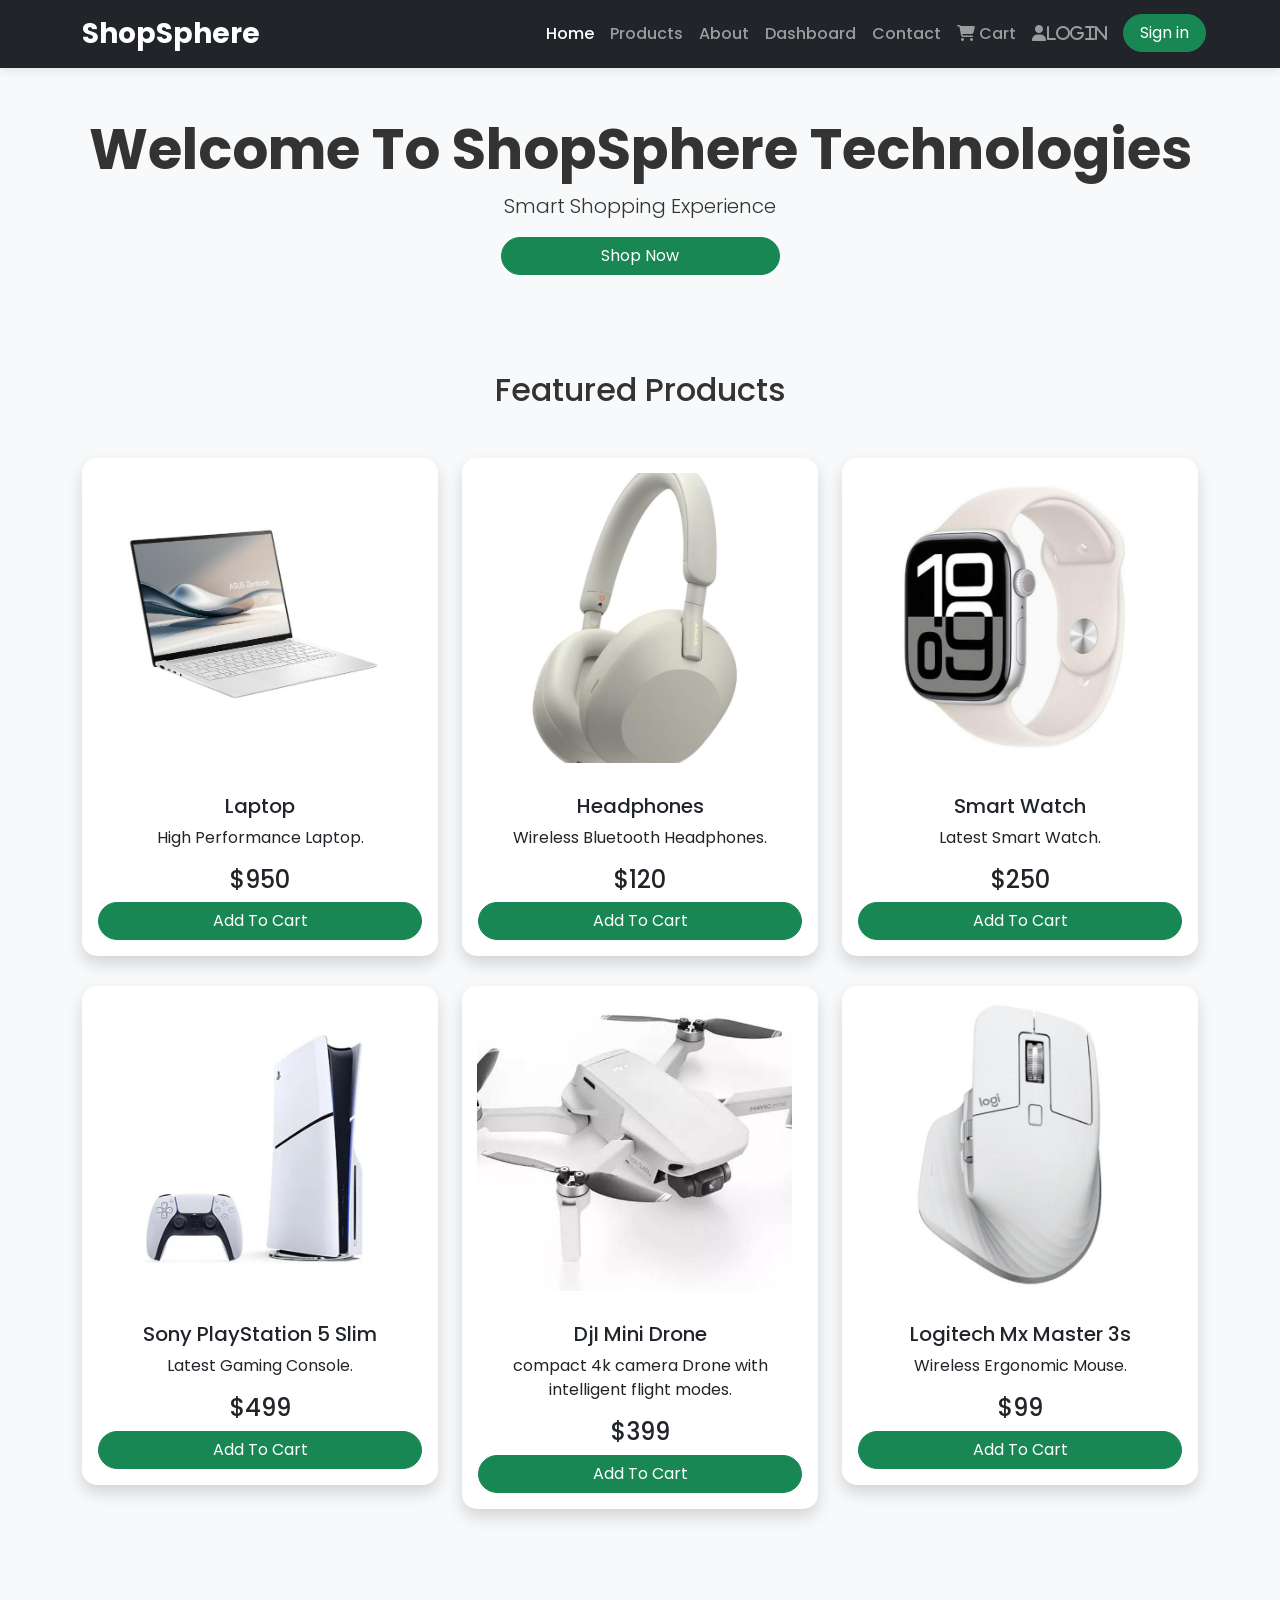
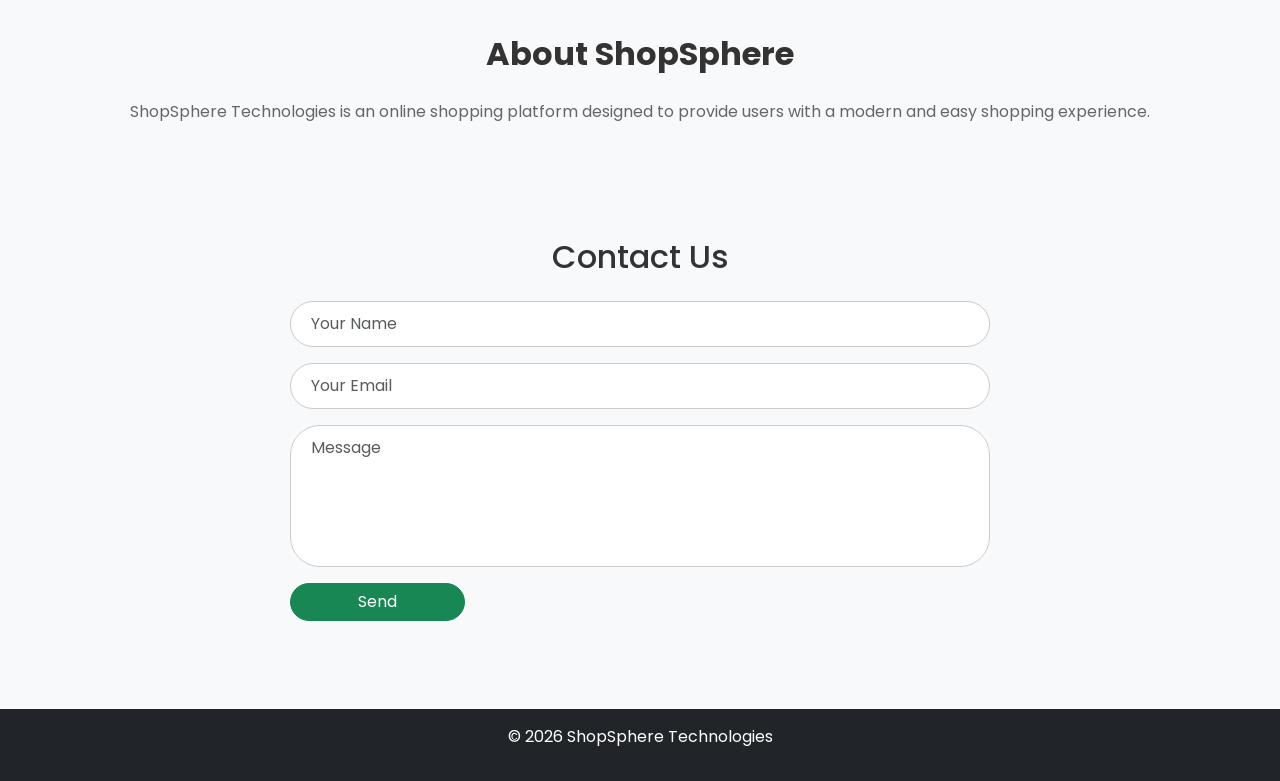
<file: index.html>
<!DOCTYPE html>
<html lang="en">

<head>
    <meta charset="UTF-8">
    <meta name="viewport" content="width=device-width, initial-scale=1.0">

    <title>ShopSphere Technologies</title>
    <link href="https://cdn.jsdelivr.net/npm/bootstrap@5.3.3/dist/css/bootstrap.min.css" rel="stylesheet">
    <link rel="stylesheet" href="ShopSphere.css">
    <link rel="stylesheet"
        href="https://cdnjs.cloudflare.com/ajax/libs/font-awesome/6.5.2/css/all.min.css">
</head>

<body>

    
    <nav class="navbar navbar-expand-lg navbar-dark bg-dark sticky-top">
        <div class="container">

            <a class="navbar-brand fw-bold" href="#">
                ShopSphere
            </a>

            <button class="navbar-toggler" type="button" data-bs-toggle="collapse"
                data-bs-target="#navbarNav">

                <span class="navbar-toggler-icon"></span>

            </button>

            <div class="collapse navbar-collapse" id="navbarNav">

                <ul class="navbar-nav ms-auto">

                    <li class="nav-item">
                        <a class="nav-link active" href="#">Home</a>
                    </li>

                    <li class="nav-item">
                        <a class="nav-link" href="#products">Products</a>
                    </li>

                    <li class="nav-item">
                        <a class="nav-link" href="#about">About</a>
                    </li>
                    <li class="nav-item">
                        <a class="nav-link" href="dashboard.html">Dashboard</a>
                    </li>

                    <li class="nav-item">
                        <a class="nav-link" href="#contact">Contact</a>
                    </li>

                    <li class="nav-item">
                        <a class="nav-link" href="#">
                            <i class="fa-solid fa-cart-shopping"></i>
                            Cart
                        </a>
                    </li>
                    <li class="nav-item">
                        <a class="nav-link" href="login.html">
                            <i class="fa-solid fa-user">Login</i>
                        </a>
                    </li>
                    <li class="nav-item">
                        <a class="btn btn-success ms-2" href="Signin.html">Sign in</a>
                    </li>

                </ul>

            </div>

        </div>
    </nav>


    <section class="bg-light text-center p-5">

        <div class="container">

            <h1 class="display-4 fw-bold">
                Welcome To ShopSphere Technologies
            </h1>

            <p class="lead">
                Smart Shopping Experience
            </p>

            <button class="btn btn-success w-25">
                Shop Now
            </button>
        
        </div>

    </section>

    

    <section id="products" class="container py-5">

        <h2 class="text-center mb-5">
            Featured Products
        </h2>

        <div class="row">

            <div class="col-md-4">

                <div class="card shadow">

                    <img src="images/WhatsApp Image 2026-08-06 at 2.47.28 AM.jpeg" class="card-img-top">

                    <div class="card-body">

                        <h5>Laptop</h5>

                        <p>High Performance Laptop.</p>

                        <h4>$950</h4>

                        <button class="btn btn-success w-100"
                        onclick="addToCart(2, 'Wireless Headphones',85)">
                            Add To Cart
                        </button>

                    </div>

                </div>

            </div>

            <div class="col-md-4">

                <div class="card shadow">

                    <img src="images/WhatsApp Image 2026-08-06 at 2.47.18 AM.jpeg" class="card-img-top">

                    <div class="card-body">

                        <h5>Headphones</h5>

                        <p>Wireless Bluetooth Headphones.</p>

                        <h4>$120</h4>

                        <button class="btn btn-success w-100">
                            Add To Cart
                        </button>

                    </div>

                </div>

            </div>
            

            <div class="col-md-4">

                <div class="card shadow">

                    <img src="images/WhatsApp Image 2026-08-06 at 8.04.33 AM.jpeg" class="card-img-top">

                    <div class="card-body">

                        <h5>Smart Watch</h5>

                        <p>Latest Smart Watch.</p>

                        <h4>$250</h4>

                        <button class="btn btn-success w-100">
                            Add To Cart
                        </button>

                    </div>

                </div>

            </div>

        
        <div class="col-md-4">

                <div class="card shadow">

                    <img src="images/WhatsApp Image 2026-08-06 at 8.03.09 AM.jpeg" class="card-img-top">

                    <div class="card-body">

                        <h5>Sony PlayStation 5 Slim</h5>

                        <p>Latest Gaming Console.</p>

                        <h4>$499</h4>

                        <button class="btn btn-success w-100">
                            Add To Cart
                        </button>

                    </div>

                </div>

            </div>

        <div class="col-md-4">

                <div class="card shadow">

                    <img src="images/WhatsApp Image 2026-08-06 at 2.47.08 AM.jpeg" class="card-img-top">

                    <div class="card-body">

                        <h5>DjI Mini Drone</h5>

                        <p>compact 4k camera Drone with intelligent flight modes.</p>

                        <h4>$399</h4>

                        <button class="btn btn-success w-100">
                            Add To Cart
                        </button>

                    </div>

                </div>

            </div>
                    <div class="col-md-4">

                <div class="card shadow">

                    <img src="images/WhatsApp Image 2026-08-06 at 2.47.04 AM.jpeg" class="card-img-top">

                    <div class="card-body">

                        <h5>Logitech Mx Master 3s</h5>

                        <p>Wireless Ergonomic Mouse.</p>

                        <h4>$99</h4>

                        <button class="btn btn-success w-100">
                            Add To Cart
                        </button>

                    </div>

                </div>

            </div>

        </div>


        

    </section>

    <section id="about" class="bg-light py-5">

        <div class="container">

            <h2 class="text-center mb-4">
                About ShopSphere
            </h2>

            <p class="text-center">
                ShopSphere Technologies is an online shopping platform
                designed to provide users with a modern and easy shopping
                experience.
            </p>

        </div>

    </section>

    
    <section id="contact" class="container py-5">

        <h2 class="text-center mb-4">
            Contact Us
        </h2>

        <form>

            <div class="mb-3">

                <input type="text"
                    class="form-control"
                    placeholder="Your Name">

            </div>

            <div class="mb-3">

                <input type="email"
                    class="form-control"
                    placeholder="Your Email">

            </div>

            <div class="mb-3">

                <textarea
                    class="form-control"
                    rows="5"
                    placeholder="Message"></textarea>

            </div>

            <button class="btn btn-success w-25" type="submit">
                Send
            </button>

        </form>

    </section>

    
    <footer class="bg-dark text-white text-center p-3">

        <p>
            © 2026 ShopSphere Technologies
        </p>

    </footer>

    <script src="https://cdn.jsdelivr.net/npm/bootstrap@5.3.3/dist/js/bootstrap.bundle.min.js"></script>

    <script src="ShopSphere.js"></script>

</body>

</html>
</file>
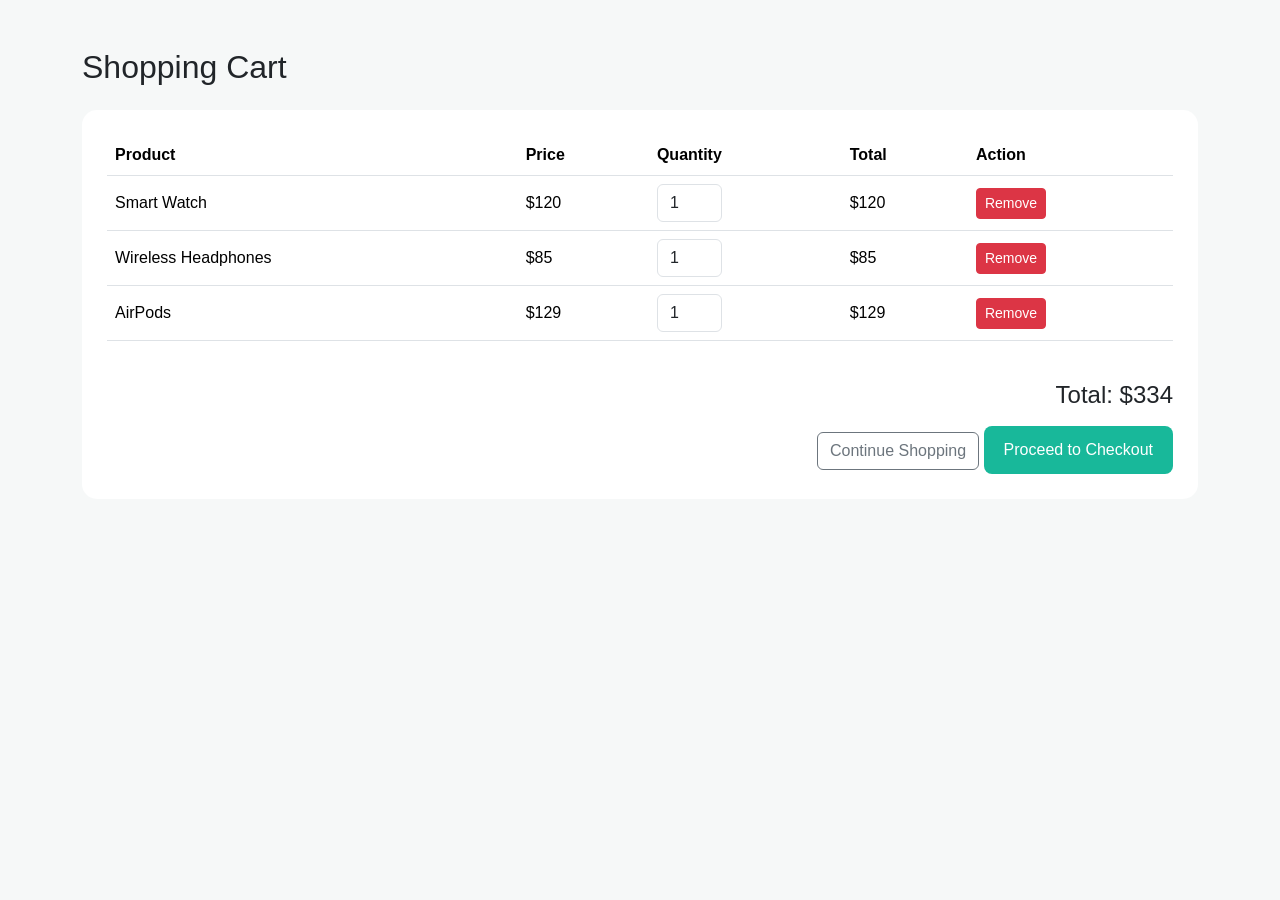
<file: cart.html>
<!DOCTYPE html>
<html lang="en">
<head>
    <meta charset="UTF-8">
    <meta name="viewport" content="width=device-width, initial-scale=1.0">
    <title>ShopSphere | Cart</title>

    <link href="https://cdn.jsdelivr.net/npm/bootstrap@5.3.3/dist/css/bootstrap.min.css" rel="stylesheet">

    <style>
        :root {
            --green: #18b89a;
        }

        body {
            background: #f6f8f8;
            font-family: Arial, sans-serif;
        }

        .cart-box {
            background: white;
            padding: 25px;
            border-radius: 15px;
        }

        .green-btn {
            background: var(--green);
            color: white;
            border: none;
            padding: 12px 20px;
            border-radius: 8px;
            text-decoration: none;
        }

        .green-btn:hover {
            background: #119b82;
            color: white;
        }

        .quantity {
            width: 65px;
        }
    </style>
</head>

<body>

<div class="container py-5">

    <h2 class="mb-4">Shopping Cart</h2>

    <div class="cart-box">

        <div class="table-responsive">
            <table class="table align-middle">
                <thead>
                    <tr>
                        <th>Product</th>
                        <th>Price</th>
                        <th>Quantity</th>
                        <th>Total</th>
                        <th>Action</th>
                    </tr>
                </thead>

                <tbody id="cartItems"></tbody>
            </table>
        </div>

        <h4 class="text-end mt-4">
            Total: $<span id="grandTotal">0</span>
        </h4>

        <div class="text-end mt-3">
            <a href="index.html" class="btn btn-outline-secondary">
                Continue Shopping
            </a>

            <a href="checkout.html" class="green-btn" id="checkoutBtn">
                Proceed to Checkout
            </a>
        </div>

        <p id="emptyMessage" class="text-center text-muted mt-3"
           style="display:none;">
            Your cart is empty. Start shopping!
        </p>

    </div>

</div>

<script>
    // Demo products
    let cart = [
        { id: 1, name: "Smart Watch", price: 120, quantity: 1 },
        { id: 2, name: "Wireless Headphones", price: 85, quantity: 1 },
        { id: 3, name: "AirPods", price: 129, quantity: 1 }
    ];

    function displayCart() {
        const cartItems = document.getElementById("cartItems");
        cartItems.innerHTML = "";

        let total = 0;

        cart.forEach((item, index) => {
            let itemTotal = item.price * item.quantity;
            total += itemTotal;

            cartItems.innerHTML += `
                <tr>
                    <td>${item.name}</td>
                    <td>$${item.price}</td>
                    <td>
                        <input type="number" min="1"
                            value="${item.quantity}"
                            class="form-control quantity"
                            onchange="updateQuantity(${index}, this.value)">
                    </td>
                    <td>$${itemTotal}</td>
                    <td>
                        <button class="btn btn-danger btn-sm"
                            onclick="removeItem(${index})">
                            Remove
                        </button>
                    </td>
                </tr>
            `;
        });

        document.getElementById("grandTotal").textContent = total;

        document.getElementById("emptyMessage").style.display =
            cart.length === 0 ? "block" : "none";

        document.getElementById("checkoutBtn").style.display =
            cart.length === 0 ? "none" : "inline-block";
    }

    function updateQuantity(index, value) {
        let quantity = parseInt(value);

        if (quantity < 1 || isNaN(quantity)) {
            quantity = 1;
        }

        cart[index].quantity = quantity;
        displayCart();
    }

    function removeItem(index) {
        cart.splice(index, 1);
        displayCart();
    }

    displayCart();
    </script>
    </body>
    </html>
</file>
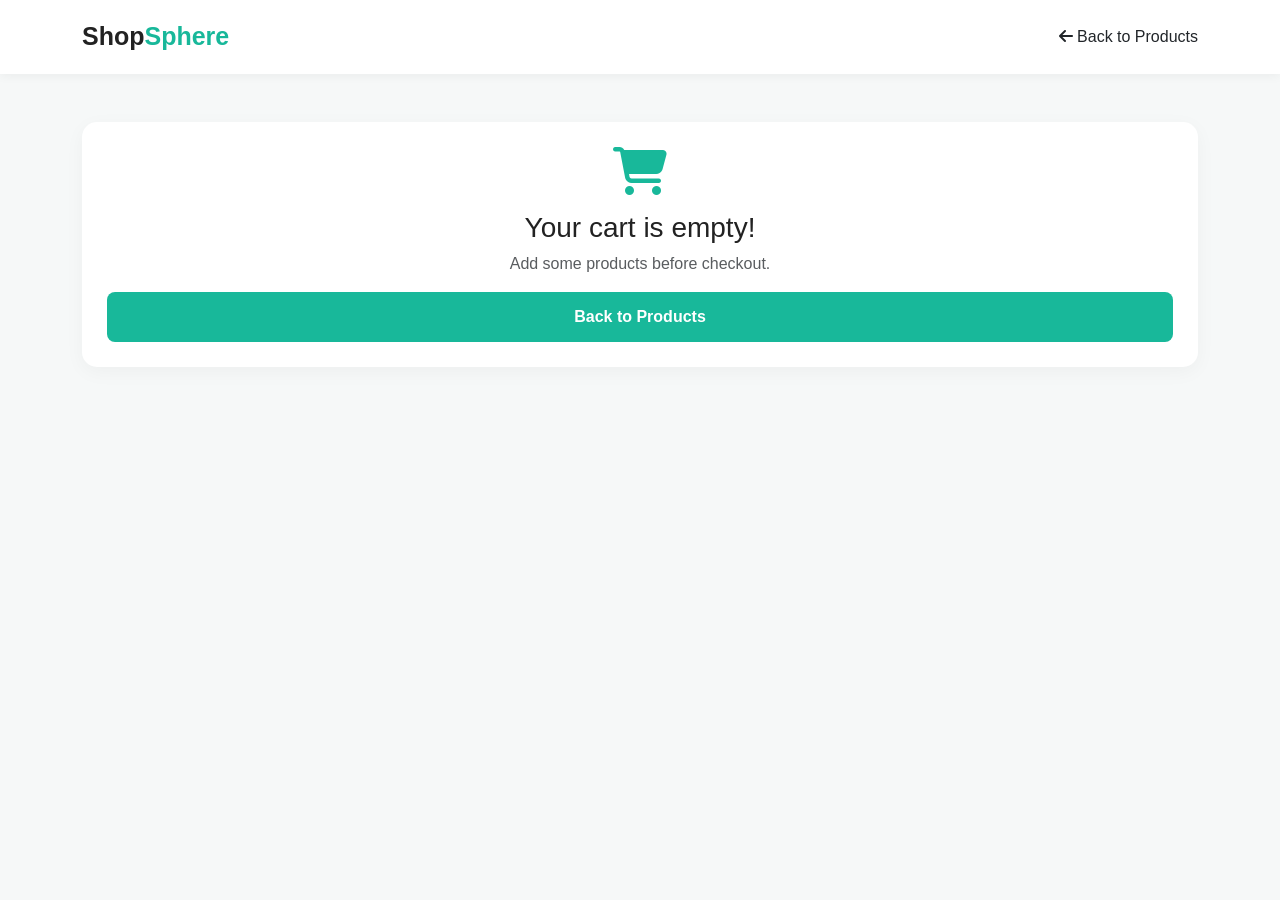
<file: checkout.html>
<!DOCTYPE html>
<html lang="en">

<head>
    <meta charset="UTF-8">
    <meta name="viewport" content="width=device-width, initial-scale=1.0">

    <title>ShopSphere | Checkout</title>

    <link href="https://cdn.jsdelivr.net/npm/bootstrap@5.3.3/dist/css/bootstrap.min.css"
          rel="stylesheet">

    <link rel="stylesheet"
          href="https://cdnjs.cloudflare.com/ajax/libs/font-awesome/6.5.2/css/all.min.css">

    <style>

        :root {
            --green: #18b89a;
            --light: #f6f8f8;
            --dark: #222;
        }

        * {
            box-sizing: border-box;
        }

        body {
            background: var(--light);
            font-family: Arial, sans-serif;
            color: var(--dark);
        }

        

        .navbar {
            background: white;
            padding: 18px 0;
            box-shadow: 0 2px 10px rgba(0,0,0,.05);
        }

        .logo {
            font-size: 25px;
            font-weight: bold;
            color: #222;
            text-decoration: none;
        }

        .logo span {
            color: var(--green);
        }

        .navbar a:not(.logo):hover {
            color: var(--green) !important;
        }

        
        .checkout-title {
            font-weight: bold;
        }

        .checkout-box {
            background: white;
            padding: 25px;
            border-radius: 15px;
            box-shadow: 0 5px 20px rgba(0,0,0,.04);
            margin-bottom: 25px;
        }

        .section-title {
            font-size: 20px;
            font-weight: bold;
            margin-bottom: 20px;
        }

        

        .form-control {
            padding: 12px;
            border-radius: 8px;
            border: 1px solid #ddd;
        }

        .form-control:focus {
            border-color: var(--green);
            box-shadow: 0 0 0 .2rem rgba(24,184,154,.15);
        }

    

        .payment-option {
            display: block;
            border: 1.5px solid #e5e7eb;
            border-radius: 14px;
            padding: 18px;
            margin-bottom: 14px;
            cursor: pointer;
            transition: all .3s ease;
            background: #fff;
        }

        .payment-option:hover {
            border-color: var(--green);
            transform: translateY(-2px);
            box-shadow: 0 5px 15px rgba(24,184,154,.10);
        }

        .payment-option:has(input:checked) {
            border: 2px solid var(--green);
            background: rgba(24,184,154,.06);
            box-shadow: 0 4px 15px rgba(24,184,154,.12);
        }

        .payment-content {
            display: flex;
            align-items: center;
            gap: 14px;
        }

        .payment-option input {
            accent-color: var(--green);
            width: 18px;
            height: 18px;
            cursor: pointer;
            flex-shrink: 0;
        }

        .payment-icons {
            display: flex;
            align-items: center;
            gap: 9px;
            min-width: 75px;
        }

        .payment-icons i {
            font-size: 32px;
        }

        .visa-icon {
            color: #1A1F71;
        }

        .mastercard-logo {
            width: 43px;
            height: 30px;
            position: relative;
            display: inline-block;
        }

        .mastercard-logo .circle {
            position: absolute;
            width: 25px;
            height: 25px;
            border-radius: 50%;
            top: 2px;
        }

        .mastercard-logo .red {
            left: 0;
            background: #EB001B;
        }

        .mastercard-logo .orange {
            right: 0;
            background: #F79E1B;
            mix-blend-mode: multiply;
        }

    

        .cash-icon {
            color: #a4207f;
        }

    
        .wallet-icon {
            color: #0a997f;
        }

        .payment-name {
            font-size: 15px;
            font-weight: bold;
        }

        .payment-description {
            color: #888;
            font-size: 13px;
            margin: 4px 0 0;
        }

        .green-btn {
            background: var(--green);
            color: white;
            border: none;
            padding: 13px 20px;
            border-radius: 8px;
            font-weight: bold;
            width: 100%;
            transition: .3s;
        }

        .green-btn:hover {
            background: #119b82;
            color: white;
            transform: translateY(-2px);
        }

        .order-item {
            display: flex;
            align-items: center;
            gap: 12px;
            padding: 12px 0;
            border-bottom: 1px solid #eee;
        }

        .order-item img {
            width: 65px;
            height: 65px;
            object-fit: cover;
            border-radius: 8px;
        }

        .total {
            color: var(--green);
            font-size: 23px;
            font-weight: bold;
        }

    

        .success-box {
            display: none;
            background: white;
            border-radius: 15px;
            padding: 40px 20px;
            text-align: center;
        }

        .success-icon {
            font-size: 55px;
            color: var(--green);
            margin-bottom: 15px;
        }


        @media(max-width: 576px) {

            .checkout-box {
                padding: 18px;
            }

            .logo {
                font-size: 21px;
            }

            .payment-option {
                padding: 14px;
            }

            .payment-icons i {
                font-size: 27px;
            }

            .payment-name {
                font-size: 14px;
            }

            .payment-description {
                font-size: 12px;
            }

            .total {
                font-size: 20px;
            }
        }

    </style>

</head>

<body>


<nav class="navbar">

    <div class="container d-flex justify-content-between align-items-center">

        <a href="index.html" class="logo">
            Shop<span>Sphere</span>
        </a>

        <a href="products.html" class="text-decoration-none text-dark">
            <i class="fa-solid fa-arrow-left"></i>
            Back to Products
        </a>

    </div>

</nav>

<div class="container py-5">

    <div id="checkoutContent">

        <div class="mb-4">

            <h2 class="checkout-title">Checkout</h2>

            <p class="text-muted">
                Complete your information to place your order.
            </p>

        </div>


        <div class="row g-4">

        

            <div class="col-12 col-lg-7">

                <form id="checkoutForm">

                    

                    <div class="checkout-box">

                        <h4 class="section-title">
                            <i class="fa-solid fa-user me-2"></i>
                            Customer Information
                        </h4>

                        <div class="mb-3">

                            <label class="form-label">Full Name</label>

                            <input type="text"
                                   class="form-control"
                                   id="customerName"
                                   placeholder="Enter your full name"
                                   required>

                        </div>


                        <div class="row">

                            <div class="col-12 col-md-6 mb-3">

                                <label class="form-label">
                                    Email Address
                                </label>

                                <input type="email"
                                       class="form-control"
                                       id="customerEmail"
                                       placeholder="example@email.com"
                                       required>

                            </div>


                            <div class="col-12 col-md-6 mb-3">

                                <label class="form-label">
                                    Phone Number
                                </label>

                                <input type="tel"
                                       class="form-control"
                                       id="customerPhone"
                                       placeholder="Enter phone number"
                                       required>

                            </div>

                        </div>


                        <div class="mb-3">

                            <label class="form-label">
                                Delivery Address
                            </label>

                            <textarea class="form-control"
                                      id="customerAddress"
                                      rows="3"
                                      placeholder="Enter your full address"
                                      required></textarea>

                        </div>

                    </div>

                    <div class="checkout-box">

                        <h4 class="section-title">
                            <i class="fa-solid fa-credit-card me-2"></i>
                            Payment Method
                        </h4>

                        <label class="payment-option">

                            <div class="payment-content">

                                <input type="radio"
                                       name="payment"
                                       value="Visa / Mastercard"
                                       required>

                                <div class="payment-icons">

                                    <i class="fa-brands fa-cc-visa visa-icon"></i>

                                    <span class="mastercard-logo">
                                        <span class="circle red"></span>
                                        <span class="circle orange"></span>
                                    </span>

                                </div>

                                <div>

                                    <div class="payment-name">
                                        Visa / Mastercard
                                    </div>

                                    <p class="payment-description">
                                        Online card payment (demo only)
                                    </p>

                                </div>

                            </div>

                        </label>

                        <label class="payment-option">

                            <div class="payment-content">

                                <input type="radio"
                                       name="payment"
                                       value="Cash on Delivery">

                                <div class="payment-icons">

                                    <i class="fa-solid fa-money-bill-wave cash-icon"></i>

                                </div>

                                <div>

                                    <div class="payment-name">
                                        Cash on Delivery
                                    </div>

                                    <p class="payment-description">
                                        Pay when your order arrives.
                                    </p>

                                </div>

                            </div>

                        </label>


                    
                        <label class="payment-option">

                            <div class="payment-content">

                                <input type="radio"
                                       name="payment"
                                       value="Mobile Wallet">

                                <div class="payment-icons">

                                    <i class="fa-solid fa-wallet wallet-icon"></i>

                                </div>

                                <div>

                                    <div class="payment-name">
                                        Mobile Wallet
                                    </div>

                                    <p class="payment-description">
                                        Mobile wallet payment (demo only)
                                    </p>

                                </div>

                            </div>

                        </label>

                    </div>

                    <button type="submit" class="green-btn">

                        <i class="fa-solid fa-check me-2"></i>

                        Confirm Order

                    </button>

                </form>

            </div>

            <div class="col-12 col-lg-5">

                <div class="checkout-box">

                    <h4 class="section-title">

                        <i class="fa-solid fa-bag-shopping me-2"></i>

                        Order Summary

                    </h4>


                    <div id="orderItems"></div>

                    <hr>


                    <div class="d-flex justify-content-between mb-2">

                        <span>Subtotal</span>

                        <span id="subtotal">$0.00</span>

                    </div>


                    <div class="d-flex justify-content-between mb-2">

                        <span>Shipping</span>

                        <span id="shipping">$0.00</span>

                    </div>


                    <hr>


                    <div class="d-flex justify-content-between align-items-center">

                        <strong>Total</strong>

                        <span class="total" id="finalTotal">
                            $0.00
                        </span>

                    </div>

                </div>


                <div class="text-muted small text-center">

                    <i class="fa-solid fa-lock me-1"></i>

                    Your information is used for this demo order only.

                </div>

            </div>

        </div>

    </div>

    <div class="success-box" id="successBox">

        <div class="success-icon">

            <i class="fa-solid fa-circle-check"></i>

        </div>


        <h2>Order Placed Successfully!</h2>


        <p class="text-muted mt-3">

            Thank you for shopping with ShopSphere.

            Your demo order has been confirmed.

        </p>


        <p>

            Order Number:

            <strong id="orderNumber"></strong>

        </p>


        <a href="products.html" class="btn green-btn mt-3">

            Continue Shopping

        </a>

    </div>

</div>

<script>
function getCart() {

    try {

        const cart = JSON.parse(localStorage.getItem("cart"));

        return Array.isArray(cart) ? cart : [];

    } catch (error) {

        console.error("Cart error:", error);

        return [];

    }

}

function displayOrder() {

    const cart = getCart();

    const orderItems = document.getElementById("orderItems");

    const checkoutContent = document.getElementById("checkoutContent");


    if (cart.length === 0) {

        checkoutContent.innerHTML = `

            <div class="checkout-box text-center">

                <i class="fa-solid fa-cart-shopping fa-3x mb-3"
                   style="color:var(--green)"></i>

                <h3>Your cart is empty!</h3>

                <p class="text-muted">
                    Add some products before checkout.
                </p>

                <a href="products.html" class="btn green-btn">
                    Back to Products
                </a>

            </div>

        `;

        return;

    }

    orderItems.innerHTML = cart.map(item => `

        <div class="order-item">

            <img src="${item.image}" alt="${item.name}">

            <div class="flex-grow-1">

                <strong>${item.name}</strong>

                <p class="text-muted mb-0">
                    Quantity: ${item.quantity}
                </p>

            </div>

            <strong>
                $${(Number(item.price) * Number(item.quantity)).toFixed(2)}
            </strong>

        </div>

    `).join("");

    const subtotal = cart.reduce((sum, item) => {

        return sum + Number(item.price) * Number(item.quantity);

    }, 0);


    const shipping = 0;

    const total = subtotal + shipping;


    document.getElementById("subtotal").textContent =
        "$" + subtotal.toFixed(2);

    document.getElementById("shipping").textContent =
        shipping === 0 ? "Free" : "$" + shipping.toFixed(2);

    document.getElementById("finalTotal").textContent =
        "$" + total.toFixed(2);

}


document.getElementById("checkoutForm").addEventListener("submit", function(e) {

    e.preventDefault();


    const cart = getCart();


    if (cart.length === 0) {

        alert("Your cart is empty!");

        return;

    }

    const selectedPayment = document.querySelector(
        'input[name="payment"]:checked'
    );


    if (!selectedPayment) {

        alert("Please select a payment method.");

        return;

    }

    const subtotal = cart.reduce((sum, item) => {

        return sum + Number(item.price) * Number(item.quantity);

    }, 0);

    const orderId = "SS-" + Date.now().toString().slice(-7);
    const order = {

        id: orderId,

        customer: {

            name: document.getElementById("customerName").value,

            email: document.getElementById("customerEmail").value,

            phone: document.getElementById("customerPhone").value,

            address: document.getElementById("customerAddress").value

        },

        items: cart,

        subtotal: subtotal,

        shipping: 0,

        total: subtotal,

        payment: selectedPayment.value,

        status: "Pending",

        date: new Date().toLocaleString()

    };


    let orders = [];

    try {

        orders = JSON.parse(localStorage.getItem("orders")) || [];

        if (!Array.isArray(orders)) {
            orders = [];
        }

    } catch (error) {

        orders = [];

    }


    orders.push(order);

    localStorage.setItem("orders", JSON.stringify(orders));

    document.getElementById("orderNumber").textContent = orderId;

    document.getElementById("checkoutContent").style.display = "none";

    document.getElementById("successBox").style.display = "block";

    localStorage.removeItem("cart");


    window.scrollTo({

        top: 0,

        behavior: "smooth"

    });

});

document.addEventListener("DOMContentLoaded", displayOrder);

</script>

</body>
</html>
</file>
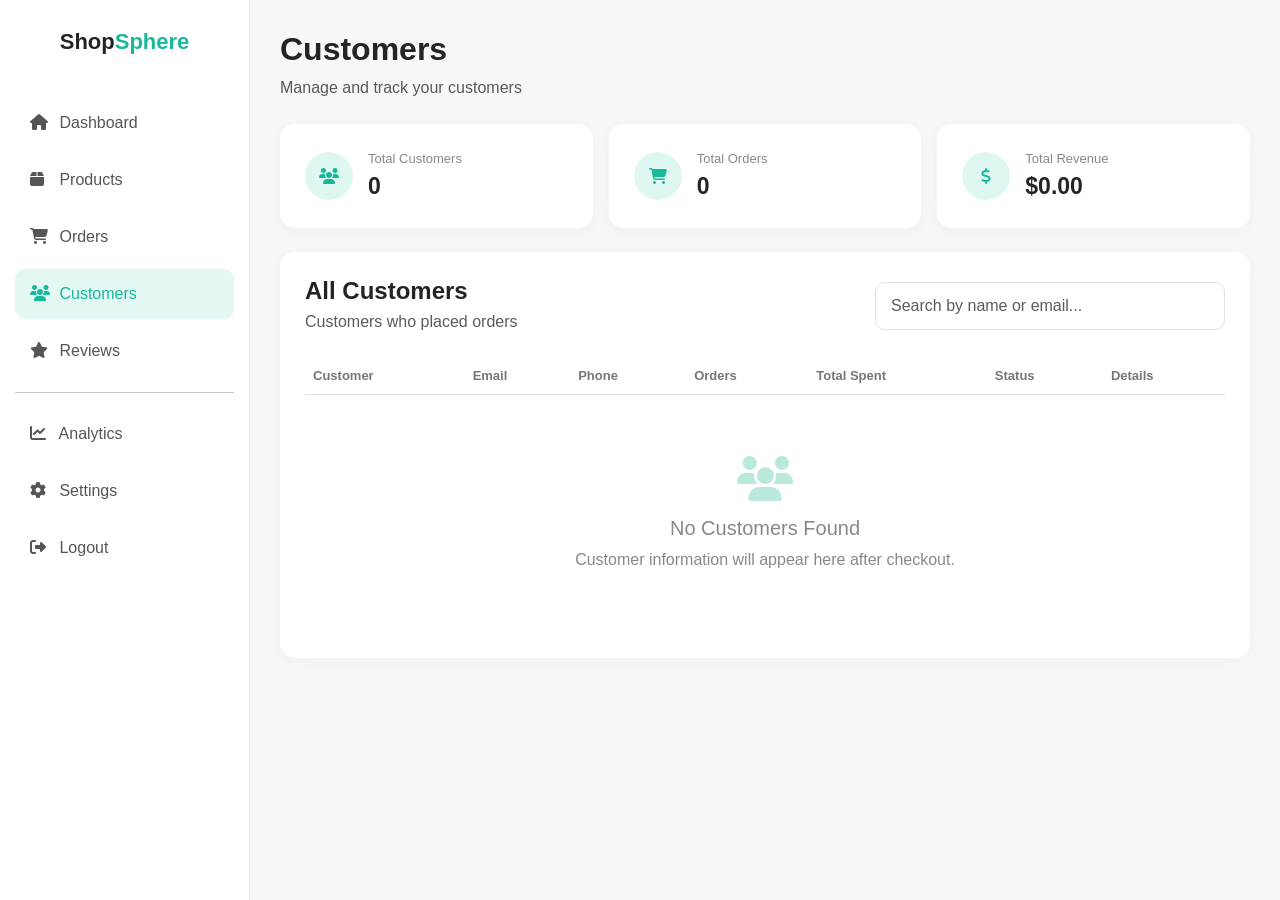
<file: customers.html>
<!DOCTYPE html>
<html lang="en">
<head>
    <meta charset="UTF-8">
    <meta name="viewport" content="width=device-width, initial-scale=1.0">
    <title>ShopSphere | Customers</title>

    <link href="https://cdn.jsdelivr.net/npm/bootstrap@5.3.3/dist/css/bootstrap.min.css" rel="stylesheet">
    <link rel="stylesheet" href="https://cdnjs.cloudflare.com/ajax/libs/font-awesome/6.5.2/css/all.min.css">

    <style>
        :root {
            --green: #18b89a;
            --light: #f6f8f8;
        }

        * { box-sizing: border-box; }

        body {
            background: var(--light);
            font-family: Arial, sans-serif;
            margin: 0;
        }

        .sidebar {
            position: fixed;
            top: 0;
            left: 0;
            width: 250px;
            height: 100vh;
            background: white;
            padding: 25px 15px;
            border-right: 1px solid #eee;
            z-index: 1000;
            overflow-y: auto;
        }

        .logo {
            text-align: center;
            font-size: 22px;
            font-weight: bold;
            margin-bottom: 40px;
        }

        .logo span { color: var(--green); }

        .sidebar a {
            display: block;
            padding: 13px 15px;
            margin-bottom: 7px;
            text-decoration: none;
            color: #555;
            border-radius: 10px;
        }

        .sidebar a i { width: 25px; }

        .sidebar a:hover,
        .sidebar a.active {
            background: rgba(24,184,154,.12);
            color: var(--green);
        }

        .main {
            margin-left: 250px;
            padding: 30px;
        }

        .box, .stat-card {
            background: white;
            border-radius: 15px;
            padding: 25px;
            box-shadow: 0 3px 15px rgba(0,0,0,.03);
        }

        .stat-card {
            display: flex;
            align-items: center;
            gap: 15px;
            height: 100%;
        }

        .stat-icon, .customer-icon {
            width: 48px;
            height: 48px;
            min-width: 48px;
            background: #dff7f1;
            color: var(--green);
            border-radius: 50%;
            display: flex;
            align-items: center;
            justify-content: center;
        }

        .stat-number {
            font-size: 23px;
            font-weight: bold;
            margin: 0;
        }

        .stat-label {
            color: #888;
            font-size: 13px;
            margin: 0;
        }

        .search-box {
            max-width: 350px;
        }

        .search-box input {
            border-radius: 10px;
            padding: 11px 15px;
        }

        .table th {
            color: #777;
            font-size: 13px;
            white-space: nowrap;
        }

        .table td { white-space: nowrap; }

        .customer-name { font-weight: 600; }

        .view-btn {
            background: #e5f8f3;
            color: var(--green);
            border: none;
            padding: 7px 13px;
            border-radius: 8px;
        }

        .view-btn:hover {
            background: var(--green);
            color: white;
        }

        .empty-state {
            text-align: center;
            padding: 45px 15px;
            color: #888;
        }

        .empty-state i {
            font-size: 45px;
            color: #b8e9dc;
            margin-bottom: 15px;
        }

        .detail-card {
            background: var(--light);
            padding: 15px;
            border-radius: 10px;
            margin-bottom: 12px;
        }

        @media (max-width: 768px) {
            .sidebar {
                position: relative;
                width: 100%;
                height: auto;
                padding: 12px;
            }

            .logo {
                margin-bottom: 12px;
            }

            .sidebar a {
                display: inline-block;
                padding: 9px;
                font-size: 12px;
                margin: 2px;
            }

            .sidebar a i {
                width: auto;
                margin-right: 4px;
            }

            .sidebar hr { display: none; }

            .main {
                margin-left: 0;
                padding: 15px;
            }

            .box { padding: 15px; }
        }
    </style>
</head>

<body>


<div class="sidebar">
    <div class="logo">Shop<span>Sphere</span></div>

    <a href="dashboard.html">
        <i class="fa-solid fa-house"></i> Dashboard
    </a>

    <a href="products.html">
        <i class="fa-solid fa-box"></i> Products
    </a>

    <a href="orders.html">
        <i class="fa-solid fa-cart-shopping"></i> Orders
    </a>

    <a href="customers.html" class="active">
        <i class="fa-solid fa-users"></i> Customers
    </a>

    <a href="reviews.html">
        <i class="fa-solid fa-star"></i> Reviews
    </a>

    <hr>

    <a href="analytics.html">
        <i class="fa-solid fa-chart-line"></i> Analytics
    </a>

    <a href="settings.html">
        <i class="fa-solid fa-gear"></i> Settings
    </a>

    <a href="index.html">
        <i class="fa-solid fa-right-from-bracket"></i> Logout
    </a>
</div>
<div class="main">

    <div class="mb-4">
        <h2 class="fw-bold">Customers</h2>
        <p class="text-muted">Manage and track your customers</p>
    </div>

    
    <div class="row g-3 mb-4">

        <div class="col-md-4">
            <div class="stat-card">
                <div class="stat-icon">
                    <i class="fa-solid fa-users"></i>
                </div>
                <div>
                    <p class="stat-label">Total Customers</p>
                    <p class="stat-number" id="totalCustomers">0</p>
                </div>
            </div>
        </div>

        <div class="col-md-4">
            <div class="stat-card">
                <div class="stat-icon">
                    <i class="fa-solid fa-cart-shopping"></i>
                </div>
                <div>
                    <p class="stat-label">Total Orders</p>
                    <p class="stat-number" id="totalOrders">0</p>
                </div>
            </div>
        </div>

        <div class="col-md-4">
            <div class="stat-card">
                <div class="stat-icon">
                    <i class="fa-solid fa-dollar-sign"></i>
                </div>
                <div>
                    <p class="stat-label">Total Revenue</p>
                    <p class="stat-number" id="totalRevenue">$0</p>
                </div>
            </div>
        </div>

    </div>

    <div class="box">

        <div class="d-flex justify-content-between align-items-center flex-wrap gap-3">
            <div>
                <h4 class="fw-bold mb-1">All Customers</h4>
                <p class="text-muted mb-0">Customers who placed orders</p>
            </div>

            <div class="search-box w-100">
                <input
                    type="text"
                    id="searchCustomer"
                    class="form-control"
                    placeholder="Search by name or email..."
                >
            </div>
        </div>

        <div class="table-responsive">
            <table class="table align-middle mt-4">

                <thead>
                    <tr>
                        <th>Customer</th>
                        <th>Email</th>
                        <th>Phone</th>
                        <th>Orders</th>
                        <th>Total Spent</th>
                        <th>Status</th>
                        <th>Details</th>
                    </tr>
                </thead>

                <tbody id="customersTable"></tbody>

            </table>
        </div>

        <div id="emptyState" class="empty-state" style="display:none;">
            <i class="fa-solid fa-users"></i>
            <h5>No Customers Found</h5>
            <p>Customer information will appear here after checkout.</p>
        </div>

    </div>

</div>

<div class="modal fade" id="customerModal" tabindex="-1">
    <div class="modal-dialog modal-lg modal-dialog-scrollable">
        <div class="modal-content">

            <div class="modal-header">
                <h5 class="modal-title">Customer Details</h5>
                <button type="button" class="btn-close" data-bs-dismiss="modal"></button>
            </div>

            <div class="modal-body" id="customerDetails"></div>

        </div>
    </div>
</div>

<script src="https://cdn.jsdelivr.net/npm/bootstrap@5.3.3/dist/js/bootstrap.bundle.min.js"></script>

<script>

    function getOrders() {
        try {
            return JSON.parse(localStorage.getItem("orders")) || [];
        } catch (error) {
            return [];
        }
    }

    function formatMoney(amount) {
        return "$" + Number(amount || 0).toLocaleString("en-US", {
            minimumFractionDigits: 2,
            maximumFractionDigits: 2
        });
    }

    // Build unique customers from orders
    function getCustomers() {
        const orders = getOrders();
        const customers = new Map();

        orders.forEach(order => {
            const customer = order.customer || {};

            const name = customer.name || "Unknown Customer";
            const email = (customer.email || "").trim().toLowerCase();
            const phone = (customer.phone || "").trim();

            // Use email as the main unique identifier
            const key = email || phone || name.toLowerCase();

            if (!customers.has(key)) {
                customers.set(key, {
                    name,
                    email: customer.email || "No email",
                    phone: phone || "No phone",
                    address: customer.address || "No address",
                    orders: [],
                    totalSpent: 0,
                    latestDate: order.date || ""
                });
            }

            const current = customers.get(key);

            current.orders.push(order);
            current.totalSpent += Number(order.total || 0);

            if (order.date) {
                current.latestDate = order.date;
            }
        });

        return Array.from(customers.values());
    }

    
    function updateStatistics(customers) {
        const orders = getOrders();

        const revenue = orders.reduce(
            (sum, order) => sum + Number(order.total || 0),
            0
        );

        document.getElementById("totalCustomers").textContent =
            customers.length;

        document.getElementById("totalOrders").textContent =
            orders.length;

        document.getElementById("totalRevenue").textContent =
            formatMoney(revenue);
    }

    // Render customers
    function displayCustomers(searchText = "") {
        const customers = getCustomers();

        updateStatistics(customers);

        const tbody = document.getElementById("customersTable");
        const emptyState = document.getElementById("emptyState");

        tbody.innerHTML = "";

        const filteredCustomers = customers.filter(customer =>
            customer.name.toLowerCase().includes(searchText.toLowerCase()) ||
            customer.email.toLowerCase().includes(searchText.toLowerCase())
        );

        if (filteredCustomers.length === 0) {
            emptyState.style.display = "block";
            return;
        }

        emptyState.style.display = "none";

        filteredCustomers.forEach((customer, index) => {
            const status = customer.orders.length > 0 ? "Active" : "Inactive";

            const row = document.createElement("tr");

            const nameCell = document.createElement("td");
            const nameWrapper = document.createElement("div");
            nameWrapper.className = "d-flex align-items-center gap-3";

            const avatar = document.createElement("div");
            avatar.className = "customer-icon";
            avatar.innerHTML = '<i class="fa-solid fa-user"></i>';

            const name = document.createElement("span");
            name.className = "customer-name";
            name.textContent = customer.name;

            nameWrapper.append(avatar, name);
            nameCell.appendChild(nameWrapper);

            const emailCell = document.createElement("td");
            emailCell.textContent = customer.email;

            const phoneCell = document.createElement("td");
            phoneCell.textContent = customer.phone;

            const ordersCell = document.createElement("td");
            ordersCell.textContent = customer.orders.length;

            const spentCell = document.createElement("td");
            spentCell.textContent = formatMoney(customer.totalSpent);

            const statusCell = document.createElement("td");
            statusCell.innerHTML = '<span class="badge text-bg-success">' +
                status + '</span>';

            const detailsCell = document.createElement("td");
            const button = document.createElement("button");

            button.className = "view-btn";
            button.textContent = "View";
            button.addEventListener("click", () => showCustomerDetails(customer));

            detailsCell.appendChild(button);

            row.append(
                nameCell,
                emailCell,
                phoneCell,
                ordersCell,
                spentCell,
                statusCell,
                detailsCell
            );

            tbody.appendChild(row);
        });
    }

    function showCustomerDetails(customer) {
        const container = document.getElementById("customerDetails");

        container.innerHTML = "";

        const info = document.createElement("div");
        info.className = "detail-card";

        const heading = document.createElement("h5");
        heading.textContent = customer.name;

        const email = document.createElement("p");
        email.textContent = "Email: " + customer.email;

        const phone = document.createElement("p");
        phone.textContent = "Phone: " + customer.phone;

        const address = document.createElement("p");
        address.textContent = "Address: " + customer.address;

        const total = document.createElement("p");
        total.textContent = "Total Spent: " + formatMoney(customer.totalSpent);

        info.append(heading, email, phone, address, total);
        container.appendChild(info);

        const title = document.createElement("h6");
        title.className = "fw-bold mt-4 mb-3";
        title.textContent = "Order History";
        container.appendChild(title);

        customer.orders.forEach(order => {
            const card = document.createElement("div");
            card.className = "detail-card";

            const orderTitle = document.createElement("strong");
            orderTitle.textContent = "Order #" + order.id;

            const date = document.createElement("p");
            date.textContent = "Date: " + (order.date || "Not available");

            const payment = document.createElement("p");
            payment.textContent = "Payment: " + (order.payment || "Not available");

            const status = document.createElement("p");
            status.textContent = "Status: " + (order.status || "Pending");

            const amount = document.createElement("p");
            amount.className = "fw-bold mb-2";
            amount.textContent = "Total: " + formatMoney(order.total);

            card.append(orderTitle, date, payment, status, amount);

            (order.items || []).forEach(item => {
                const product = document.createElement("p");
                product.className = "mb-1 text-muted";
                product.textContent =
                    (item.name || "Product") +
                    " × " + Number(item.quantity || 1);
                card.appendChild(product);
            });

            container.appendChild(card);
        });

        const modal = bootstrap.Modal.getOrCreateInstance(
            document.getElementById("customerModal")
        );

        modal.show();
    }

    
    document.getElementById("searchCustomer").addEventListener("input", function() {
        displayCustomers(this.value);
    });

    document.addEventListener("DOMContentLoaded", function() {
        displayCustomers();
    });

    window.addEventListener("storage", function(event) {
        if (event.key === "orders") {
            displayCustomers(
                document.getElementById("searchCustomer").value
            );
        }
    });
</script>

</body>
</html>
</file>
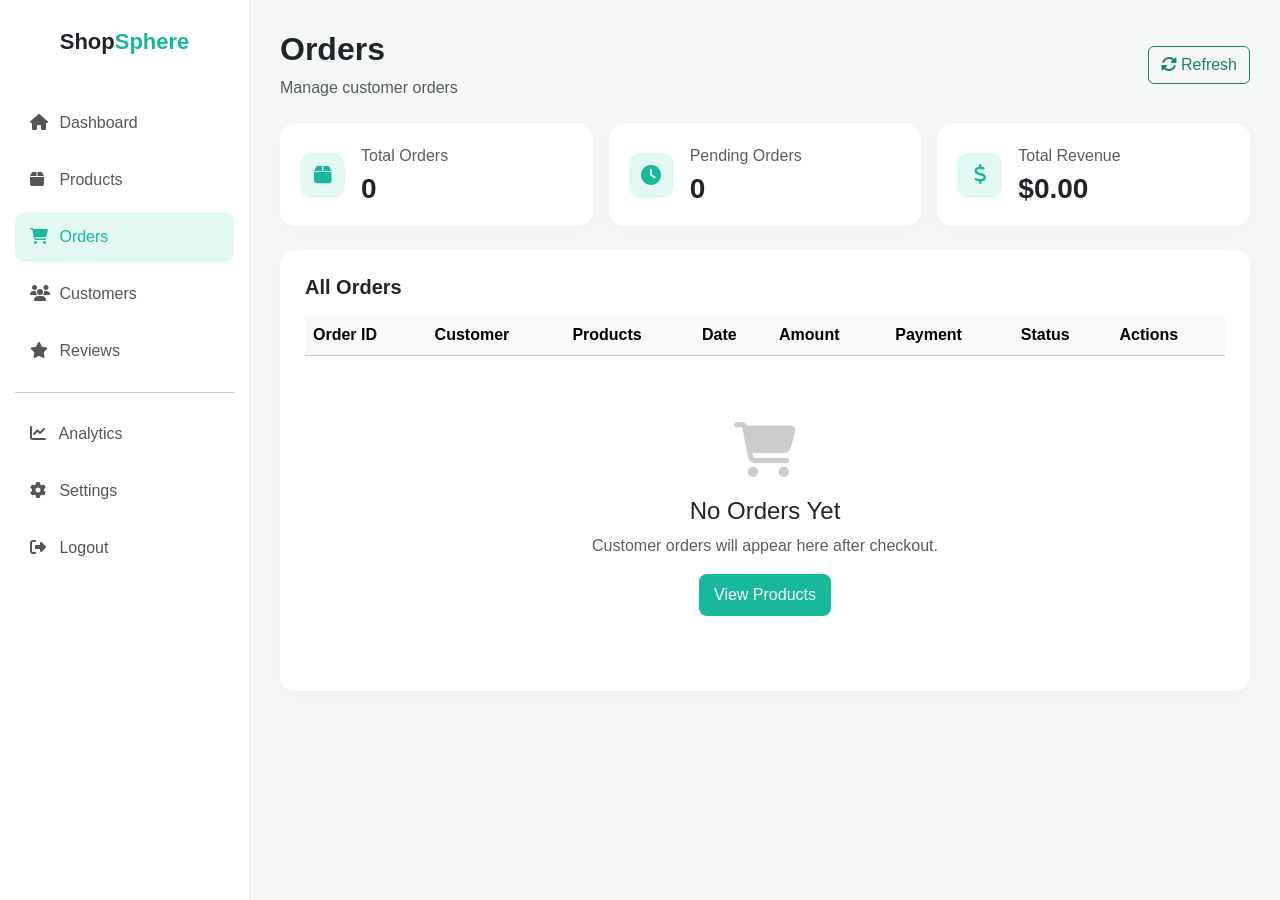
<file: orders.html>
<!DOCTYPE html>
<html lang="en">

<head>

<meta charset="UTF-8">
<meta name="viewport" content="width=device-width, initial-scale=1.0">

<title>ShopSphere | Orders</title>

<link href="https://cdn.jsdelivr.net/npm/bootstrap@5.3.3/dist/css/bootstrap.min.css"
      rel="stylesheet">

<link rel="stylesheet"
      href="https://cdnjs.cloudflare.com/ajax/libs/font-awesome/6.5.2/css/all.min.css">

<style>

:root {
    --green:#18b89a;
    --light:#f6f8f8;
}

body {
    background:var(--light);
    font-family:Arial, sans-serif;
}

.sidebar {
    position:fixed;
    width:250px;
    height:100vh;
    background:white;
    padding:25px 15px;
    border-right:1px solid #eee;
    overflow-y:auto;
}

.logo {
    text-align:center;
    font-size:22px;
    font-weight:bold;
    margin-bottom:40px;
}

.logo span {
    color:var(--green);
}

.sidebar a {
    display:block;
    padding:13px 15px;
    margin-bottom:7px;
    text-decoration:none;
    color:#555;
    border-radius:10px;
}

.sidebar a i {
    width:25px;
}

.sidebar a:hover,
.sidebar a.active {
    background:rgba(24,184,154,.12);
    color:var(--green);
}

.main {
    margin-left:250px;
    padding:30px;
}

.box {
    background:white;
    border-radius:15px;
    padding:25px;
    box-shadow:0 5px 20px rgba(0,0,0,.03);
}

.stat-card {
    background:white;
    padding:20px;
    border-radius:15px;
    box-shadow:0 5px 20px rgba(0,0,0,.03);
}

.stat-icon {
    width:45px;
    height:45px;
    display:flex;
    align-items:center;
    justify-content:center;
    border-radius:12px;
    background:rgba(24,184,154,.12);
    color:var(--green);
    font-size:20px;
}

.status {
    padding:6px 12px;
    border-radius:20px;
    font-size:12px;
    font-weight:600;
    border:none;
}

.pending {
    background:#fff3cd;
    color:#997404;
}

.processing {
    background:#e0e7ff;
    color:#4338ca;
}

.shipped {
    background:#dbeafe;
    color:#2563eb;
}

.delivered {
    background:#dff7f1;
    color:#159c83;
}

.empty-state {
    text-align:center;
    padding:50px 15px;
}

.empty-state i {
    font-size:55px;
    color:#ccc;
    margin-bottom:20px;
}

.btn-green {
    background:var(--green);
    color:white;
    border:none;
    border-radius:8px;
    padding:9px 15px;
}

.btn-green:hover {
    background:#119b82;
    color:white;
}

@media(max-width:768px) {

    .sidebar {
        position:relative;
        width:100%;
        height:auto;
        padding:15px;
    }

    .logo {
        margin-bottom:15px;
    }

    .main {
        margin-left:0;
        padding:15px;
    }

    .box {
        padding:15px;
    }

}

</style>

</head>

<body>


<div class="sidebar">

    <div class="logo">
        Shop<span>Sphere</span>
    </div>

    <a href="dashboard.html">
        <i class="fa-solid fa-house"></i>
        Dashboard
    </a>

    <a href="products.html">
        <i class="fa-solid fa-box"></i>
        Products
    </a>

    <a href="orders.html" class="active">
        <i class="fa-solid fa-cart-shopping"></i>
        Orders
    </a>

    <a href="customers.html">
        <i class="fa-solid fa-users"></i>
        Customers
    </a>

    <a href="reviews.html">
        <i class="fa-solid fa-star"></i>
        Reviews
    </a>

    <hr>

    <a href="analytics.html">
        <i class="fa-solid fa-chart-line"></i>
        Analytics
    </a>

    <a href="settings.html">
        <i class="fa-solid fa-gear"></i>
        Settings
    </a>

    <a href="index.html">
        <i class="fa-solid fa-right-from-bracket"></i>
        Logout
    </a>

</div>

<div class="main">

    <div class="d-flex justify-content-between align-items-center flex-wrap gap-3 mb-4">

        <div>
            <h2 class="fw-bold">Orders</h2>
            <p class="text-muted mb-0">Manage customer orders</p>
        </div>

        <button class="btn btn-outline-success"
                onclick="loadOrders()">
            <i class="fa-solid fa-rotate"></i>
            Refresh
        </button>

    </div>


    <div class="row g-3 mb-4">

        <div class="col-12 col-md-4">

            <div class="stat-card d-flex align-items-center gap-3">

                <div class="stat-icon">
                    <i class="fa-solid fa-box"></i>
                </div>

                <div>
                    <p class="text-muted mb-1">Total Orders</p>
                    <h3 class="fw-bold mb-0" id="totalOrders">0</h3>
                </div>

            </div>

        </div>


        <div class="col-12 col-md-4">

            <div class="stat-card d-flex align-items-center gap-3">

                <div class="stat-icon">
                    <i class="fa-solid fa-clock"></i>
                </div>

                <div>
                    <p class="text-muted mb-1">Pending Orders</p>
                    <h3 class="fw-bold mb-0" id="pendingOrders">0</h3>
                </div>

            </div>

        </div>


        <div class="col-12 col-md-4">

            <div class="stat-card d-flex align-items-center gap-3">

                <div class="stat-icon">
                    <i class="fa-solid fa-dollar-sign"></i>
                </div>

                <div>
                    <p class="text-muted mb-1">Total Revenue</p>
                    <h3 class="fw-bold mb-0" id="totalRevenue">$0</h3>
                </div>

            </div>

        </div>

    </div>

    <div class="box">

        <h5 class="fw-bold mb-3">All Orders</h5>

        <div class="table-responsive">

            <table class="table table-hover align-middle">

                <thead class="table-light">

                    <tr>
                        <th>Order ID</th>
                        <th>Customer</th>
                        <th>Products</th>
                        <th>Date</th>
                        <th>Amount</th>
                        <th>Payment</th>
                        <th>Status</th>
                        <th>Actions</th>
                    </tr>

                </thead>

                <tbody id="ordersTable">

                </tbody>

            </table>

        </div>

        <div id="emptyState" class="empty-state" style="display:none;">

            <i class="fa-solid fa-cart-shopping"></i>

            <h4>No Orders Yet</h4>

            <p class="text-muted">
                Customer orders will appear here after checkout.
            </p>

            <a href="products.html" class="btn btn-green">
                View Products
            </a>

        </div>

    </div>

</div>

<div class="modal fade" id="orderModal" tabindex="-1">

    <div class="modal-dialog modal-dialog-centered modal-lg">

        <div class="modal-content">

            <div class="modal-header">

                <h5 class="modal-title">Order Details</h5>

                <button type="button"
                        class="btn-close"
                        data-bs-dismiss="modal">
                </button>

            </div>

            <div class="modal-body" id="orderDetails">

            </div>

        </div>

    </div>

</div>


<script src="https://cdn.jsdelivr.net/npm/bootstrap@5.3.3/dist/js/bootstrap.bundle.min.js"></script>


<script>


function getOrders() {

    return JSON.parse(localStorage.getItem("orders")) || [];

}

function getStatusClass(status) {

    switch(status) {

        case "Pending":
            return "pending";

        case "Processing":
            return "processing";

        case "Shipped":
            return "shipped";

        case "Delivered":
            return "delivered";

        default:
            return "pending";
    }

}



function loadOrders() {

    let orders = getOrders();

    const table = document.getElementById("ordersTable");
    const emptyState = document.getElementById("emptyState");

    table.innerHTML = "";


    document.getElementById("totalOrders").textContent = orders.length;

    document.getElementById("pendingOrders").textContent =
        orders.filter(order => order.status === "Pending").length;

    let revenue = orders.reduce((sum, order) => {
        return sum + Number(order.total || 0);
    }, 0);

    document.getElementById("totalRevenue").textContent =
        "$" + revenue.toFixed(2);



    if (orders.length === 0) {

        emptyState.style.display = "block";

        return;

    }

    emptyState.style.display = "none";


    
    orders.forEach(order => {

        const products = order.items.map(item => {
            return `${item.name} (x${item.quantity})`;
        }).join(", ");

        const row = document.createElement("tr");

        row.innerHTML = `

            <td>
                <strong>${order.id}</strong>
            </td>

            <td>
                ${order.customer.name}
            </td>

            <td style="min-width:170px;">
                ${products}
            </td>

            <td>
                ${order.date}
            </td>

            <td>
                <strong>$${Number(order.total).toFixed(2)}</strong>
            </td>

            <td>
                ${order.payment}
            </td>

            <td>

                <select class="form-select form-select-sm"
                        style="min-width:120px;"
                        onchange="changeStatus('${order.id}', this.value)">

                    <option value="Pending" ${order.status === "Pending" ? "selected" : ""}>
                        Pending
                    </option>

                    <option value="Processing" ${order.status === "Processing" ? "selected" : ""}>
                        Processing
                    </option>

                    <option value="Shipped" ${order.status === "Shipped" ? "selected" : ""}>
                        Shipped
                    </option>

                    <option value="Delivered" ${order.status === "Delivered" ? "selected" : ""}>
                        Delivered
                    </option>

                </select>

            </td>

            <td>

                <button class="btn btn-sm btn-outline-success mb-1"
                        onclick="viewOrder('${order.id}')"
                        title="View Details">

                    <i class="fa-solid fa-eye"></i>

                </button>

                <button class="btn btn-sm btn-outline-danger mb-1"
                        onclick="deleteOrder('${order.id}')"
                        title="Delete Order">

                    <i class="fa-solid fa-trash"></i>

                </button>

            </td>

        `;

        table.appendChild(row);

    });

}

function changeStatus(id, newStatus) {

    let orders = getOrders();

    let order = orders.find(item => item.id === id);

    if (order) {

        order.status = newStatus;

        localStorage.setItem("orders", JSON.stringify(orders));

        loadOrders();

    }

}



function viewOrder(id) {

    let orders = getOrders();

    let order = orders.find(item => item.id === id);

    if (!order) return;

    const details = document.getElementById("orderDetails");

    details.innerHTML = `

        <h6 class="fw-bold">Order: ${order.id}</h6>

        <hr>

        <h6 class="fw-bold">Customer Information</h6>

        <p><strong>Name:</strong> ${order.customer.name}</p>

        <p><strong>Email:</strong> ${order.customer.email}</p>

        <p><strong>Phone:</strong> ${order.customer.phone}</p>

        <p><strong>Address:</strong> ${order.customer.address}</p>

        <hr>

        <h6 class="fw-bold">Products</h6>

        ${order.items.map(item => `

            <div class="d-flex align-items-center gap-3 mb-3">

                <img src="${item.image}"
                     width="60"
                     height="60"
                     style="object-fit:cover;border-radius:8px;">

                <div class="flex-grow-1">

                    <strong>${item.name}</strong>

                    <p class="text-muted mb-0">
                        Quantity: ${item.quantity}
                    </p>

                </div>

                <strong>
                    $${(item.price * item.quantity).toFixed(2)}
                </strong>

            </div>

        `).join("")}

        <hr>

        <p><strong>Payment Method:</strong> ${order.payment}</p>

        <p><strong>Order Date:</strong> ${order.date}</p>

        <h5 class="text-success">
            Total: $${Number(order.total).toFixed(2)}
        </h5>

    `;

    const modal = new bootstrap.Modal(
        document.getElementById("orderModal")
    );

    modal.show();

}


function deleteOrder(id) {

    if (!confirm("Are you sure you want to delete this order?")) {
        return;
    }

    let orders = getOrders();

    orders = orders.filter(order => order.id !== id);

    localStorage.setItem("orders", JSON.stringify(orders));

    loadOrders();

}

document.addEventListener("DOMContentLoaded", loadOrders);

</script>

</body>
</html>
</file>
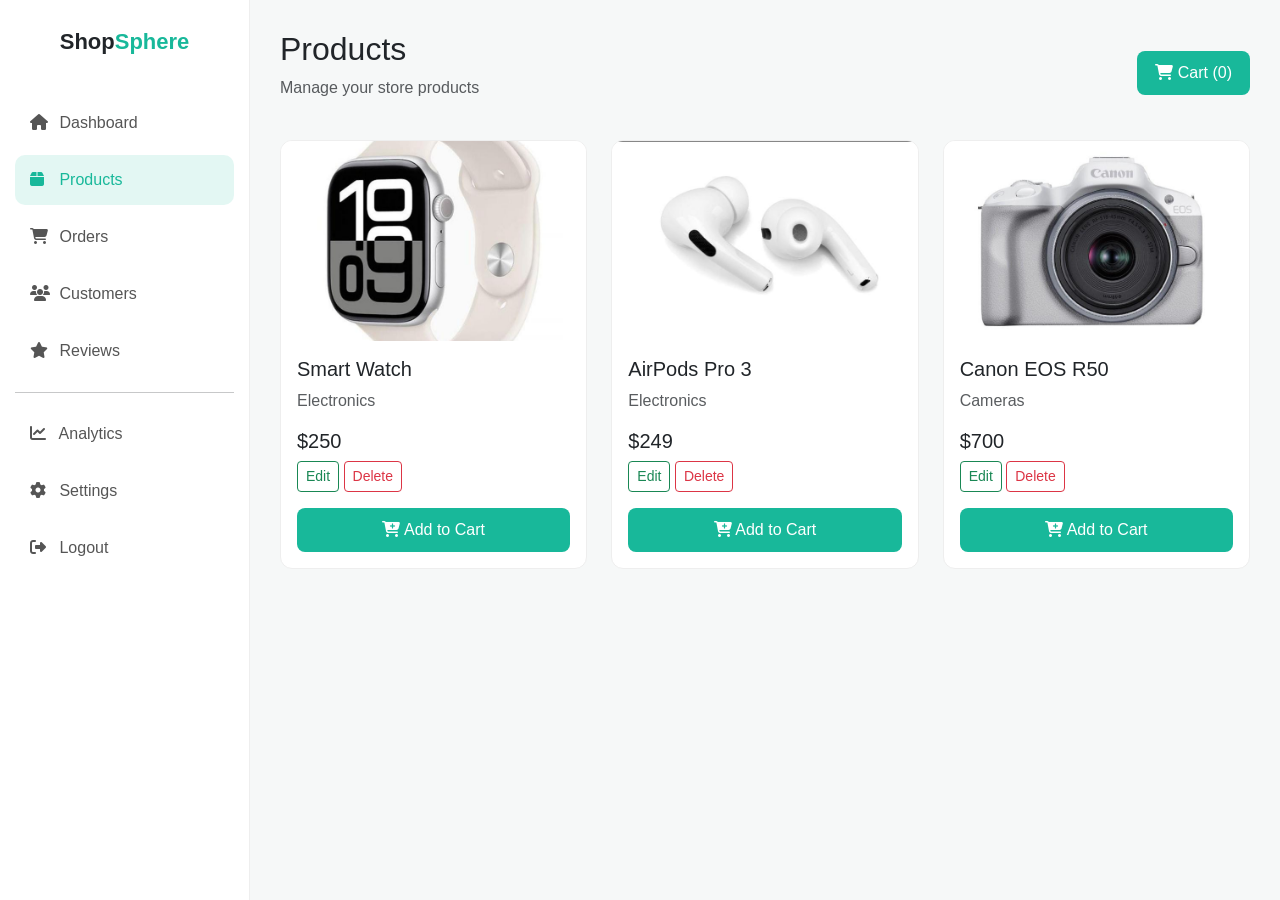
<file: products.html>
<!DOCTYPE html>
<html lang="en">

<head>

<meta charset="UTF-8">

<meta name="viewport"
      content="width=device-width, initial-scale=1.0">

<title>ShopSphere | Products</title>

<link href="https://cdn.jsdelivr.net/npm/bootstrap@5.3.3/dist/css/bootstrap.min.css"
      rel="stylesheet">

<link rel="stylesheet"
      href="https://cdnjs.cloudflare.com/ajax/libs/font-awesome/6.5.2/css/all.min.css">

<style>

:root {
    --green:#18b89a;
    --light:#f6f8f8;
}

body {
    background:var(--light);
    font-family:Arial;
}

.sidebar {
    position:fixed;
    width:250px;
    height:100vh;
    background:white;
    padding:25px 15px;
    border-right:1px solid #eee;
}

.logo {
    text-align:center;
    font-size:22px;
    font-weight:bold;
    margin-bottom:40px;
}

.logo span {
    color:var(--green);
}

.sidebar a {
    display:block;
    padding:13px 15px;
    margin-bottom:7px;
    text-decoration:none;
    color:#555;
    border-radius:10px;
}

.sidebar a i {
    width:25px;
}

.sidebar a:hover,
.sidebar a.active {
    background:rgba(24,184,154,.12);
    color:var(--green);
}

.main {
    margin-left:250px;
    padding:30px;
}

.box {
    background:white;
    border-radius:15px;
    padding:25px;
}

.product-card {
    border:1px solid #eee;
    border-radius:12px;
    overflow:hidden;
    background:white;
    transition:.3s;
}

.product-card:hover {
    transform:translateY(-5px);
    box-shadow:0 10px 25px rgba(0,0,0,.08);
}

.product-card img {
    width:100%;
    height:200px;
    object-fit:cover;
}

.green-btn {
    background:var(--green);
    color:white;
    border:none;
    padding:10px 18px;
    border-radius:8px;
}

.green-btn:hover {
    background:#119b82;
    color:white;
}
/* Shopping Cart */

.cart-section {
    display: none;
    background: white;
    border-radius: 15px;
    padding: 25px;
    margin-bottom: 25px;
    box-shadow: 0 5px 20px rgba(0,0,0,.05);
}

.cart-item {
    display: flex;
    align-items: center;
    gap: 15px;
    padding: 15px 0;
    border-bottom: 1px solid #eee;
}

.cart-item img {
    width: 75px;
    height: 75px;
    object-fit: cover;
    border-radius: 10px;
}

.quantity-btn {
    border: 1px solid #ddd;
    background: white;
    padding: 4px 10px;
    border-radius: 5px;
}

.cart-total {
    color: var(--green);
    font-size: 22px;
    font-weight: bold;
}

@media (max-width: 768px) {
    .sidebar {
        position: relative;
        width: 100%;
        height: auto;
    }

    .main {
        margin-left: 0;
        padding: 15px;
    }

    .cart-item {
        flex-wrap: wrap;
    }
}

</style> 

</head>

<body>


<div class="sidebar">

    <div class="logo">
        Shop<span>Sphere</span>
    </div>

    <a href="dashboard.html">
        <i class="fa-solid fa-house"></i>
        Dashboard
    </a>

    <a href="products.html" class="active">
        <i class="fa-solid fa-box"></i>
        Products
    </a>

    <a href="orders.html">
        <i class="fa-solid fa-cart-shopping"></i>
        Orders
    </a>

    <a href="customers.html">
        <i class="fa-solid fa-users"></i>
        Customers
    </a>

    <a href="reviews.html">
        <i class="fa-solid fa-star"></i>
        Reviews
    </a>

    <hr>

    <a href="analytics.html">
        <i class="fa-solid fa-chart-line"></i>
        Analytics
    </a>

    <a href="settings.html">
        <i class="fa-solid fa-gear"></i>
        Settings
    </a>

    <a href="index.html">
        <i class="fa-solid fa-right-from-bracket"></i>
        Logout
    </a>

</div>


<div class="main">
    <div class="d-flex justify-content-between align-items-center flex-wrap gap-3 mb-4">

    <div>
        <h2>Products</h2>
        <p class="text-muted">Manage your store products</p>
    </div>

    <button class="green-btn" onclick="toggleCart()">
        <i class="fa-solid fa-cart-shopping"></i>
        Cart (<span id="cartCount">0</span>)
    </button>

</div>

<div class="cart-section" id="cartSection">

    <h3 class="mb-4">
        <i class="fa-solid fa-cart-shopping"></i>
        Shopping Cart
    </h3>

    <div id="cartItems"></div>

    <div class="d-flex justify-content-between align-items-center flex-wrap gap-3 mt-4">

        <h5>Total:</h5>

        <span class="cart-total" id="cartTotal">$0</span>

    </div>

    <button class="green-btn mt-3" onclick="checkout()">
        Proceed to Checkout
        <i class="fa-solid fa-arrow-right"></i>
    </button>

</div>


    <div class="row g-4">

    <div class="col-12 col-md-6 col-lg-4">
        <div class="product-card h-100">
            <img src="images/WhatsApp Image 2026-08-06 at 8.04.33 AM.jpeg"
                 alt="Smart Watch">

            <div class="p-3">
                <h5>Smart Watch</h5>
                <p class="text-muted">Electronics</p>
                <h5>$250</h5>

                <button class="btn btn-outline-success btn-sm">
                    Edit
                </button>

                <button class="btn btn-outline-danger btn-sm">
                    Delete
                </button>

                <button class="green-btn w-100 mt-3"
                    onclick="addToCart(1, 'Smart Watch', 250, 'images/WhatsApp Image 2026-08-06 at 8.04.33 AM.jpeg')">
                    <i class="fa-solid fa-cart-plus"></i>
                    Add to Cart
                </button>
            </div>
        </div>
    </div>

    
    <div class="col-12 col-md-6 col-lg-4">
        <div class="product-card h-100">
            <img src="images/WhatsApp Image 2026-08-06 at 2.47.23 AM.jpeg"
                 alt="AirPods Pro 3">

            <div class="p-3">
                <h5>AirPods Pro 3</h5>
                <p class="text-muted">Electronics</p>
                <h5>$249</h5>

                <button class="btn btn-outline-success btn-sm">
                    Edit
                </button>

                <button class="btn btn-outline-danger btn-sm">
                    Delete
                </button>

                <button class="green-btn w-100 mt-3"
                    onclick="addToCart(2, 'AirPods Pro 3', 249, 'images/WhatsApp Image 2026-08-06 at 2.47.23 AM.jpeg')">
                    <i class="fa-solid fa-cart-plus"></i>
                    Add to Cart
                </button>
            </div>
        </div>
    </div>

    
    <div class="col-12 col-md-6 col-lg-4">
        <div class="product-card h-100">
            <img src="images/WhatsApp Image 2026-08-06 at 2.47.14 AM.jpeg"
                 alt="Canon EOS R50">

            <div class="p-3">
                <h5>Canon EOS R50</h5>
                <p class="text-muted">Cameras</p>
                <h5>$700</h5>

                <button class="btn btn-outline-success btn-sm">
                    Edit
                </button>

                <button class="btn btn-outline-danger btn-sm">
                    Delete
                </button>

                <button class="green-btn w-100 mt-3"
                    onclick="addToCart(3, 'Canon EOS R50', 700, 'images/WhatsApp Image 2026-08-06 at 2.47.14 AM.jpeg')">
                    <i class="fa-solid fa-cart-plus"></i>
                    Add to Cart
                </button>
            </div>
        </div>
    </div>

</div>
<script src="./ShopSphere.js?v=2"defer></script>
</body>
</html>
</file>
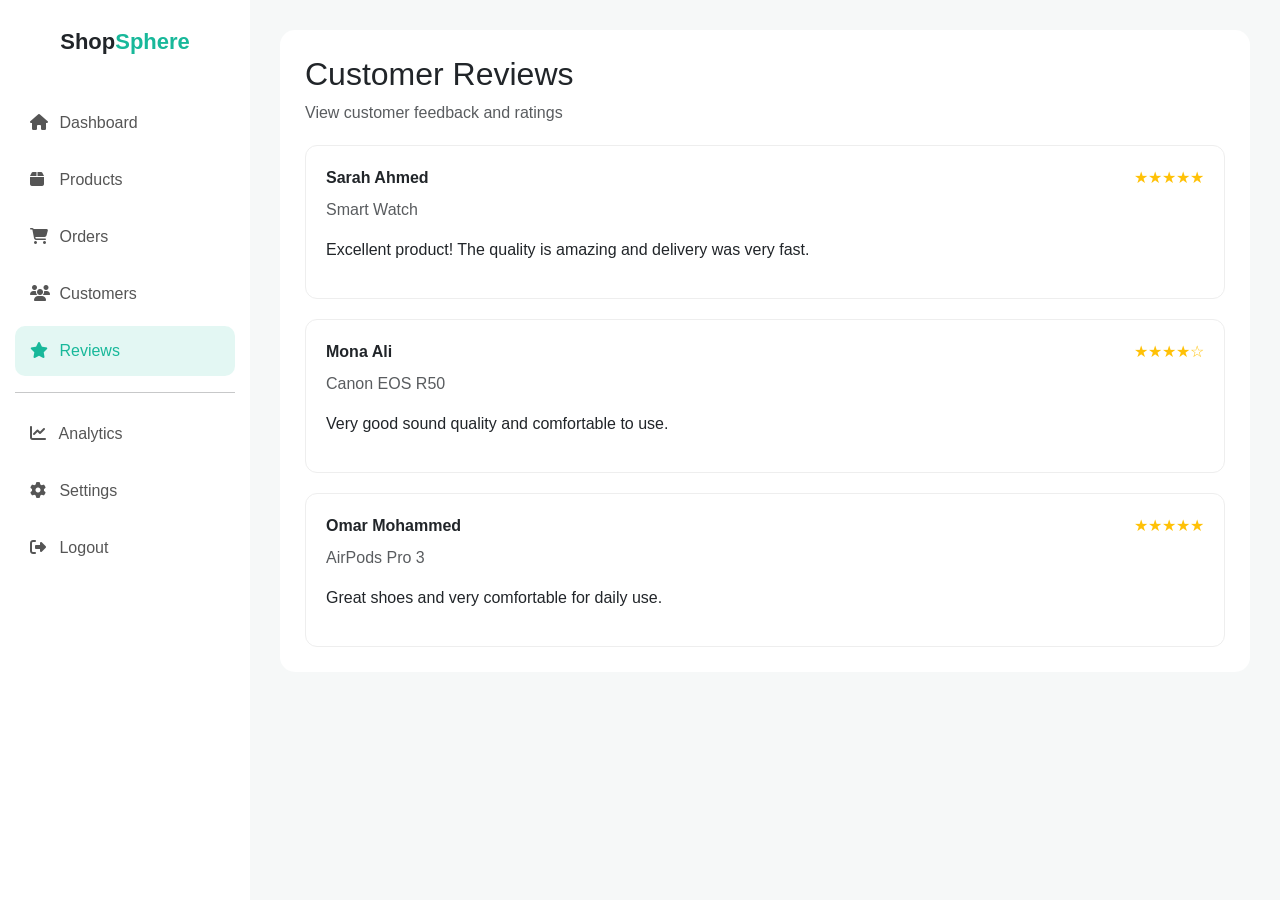
<file: reviews.html>
<!DOCTYPE html>
<html lang="en">

<head>

<meta charset="UTF-8">

<meta name="viewport"
      content="width=device-width, initial-scale=1.0">

<title>ShopSphere | Reviews</title>

<link href="https://cdn.jsdelivr.net/npm/bootstrap@5.3.3/dist/css/bootstrap.min.css"
      rel="stylesheet">

<link rel="stylesheet"
      href="https://cdnjs.cloudflare.com/ajax/libs/font-awesome/6.5.2/css/all.min.css">

<style>

:root {
    --green:#18b89a;
    --light:#f6f8f8;
}

body {
    background:var(--light);
    font-family:Arial;
}

.sidebar {
    position:fixed;
    width:250px;
    height:100vh;
    background:white;
    padding:25px 15px;
}

.logo {
    text-align:center;
    font-size:22px;
    font-weight:bold;
    margin-bottom:40px;
}

.logo span {
    color:var(--green);
}

.sidebar a {
    display:block;
    padding:13px 15px;
    margin-bottom:7px;
    text-decoration:none;
    color:#555;
    border-radius:10px;
}

.sidebar a i {
    width:25px;
}

.sidebar a:hover,
.sidebar a.active {
    background:rgba(24,184,154,.12);
    color:var(--green);
}

.main {
    margin-left:250px;
    padding:30px;
}

.box {
    background:white;
    border-radius:15px;
    padding:25px;
}

.review {
    border:1px solid #eee;
    border-radius:12px;
    padding:20px;
    margin-top:20px;
}

.stars {
    color:#ffc107;
}

</style>

</head>

<body>


<div class="sidebar">

<div class="logo">
Shop<span>Sphere</span>
</div>

<a href="dashboard.html">
<i class="fa-solid fa-house"></i>
Dashboard
</a>

<a href="products.html">
<i class="fa-solid fa-box"></i>
Products
</a>

<a href="orders.html">
<i class="fa-solid fa-cart-shopping"></i>
Orders
</a>

<a href="customers.html">
<i class="fa-solid fa-users"></i>
Customers
</a>

<a href="reviews.html" class="active">
<i class="fa-solid fa-star"></i>
Reviews
</a>

<hr>

<a href="analytics.html">
<i class="fa-solid fa-chart-line"></i>
Analytics
</a>

<a href="settings.html">
<i class="fa-solid fa-gear"></i>
Settings
</a>

<a href="index.html">
<i class="fa-solid fa-right-from-bracket"></i>
Logout
</a>

</div>


<div class="main">

<div class="box">

<h2>Customer Reviews</h2>

<p class="text-muted">
View customer feedback and ratings
</p>


<div class="review">

<div class="d-flex justify-content-between">

<strong>Sarah Ahmed</strong>

<span class="stars">
★★★★★
</span>

</div>

<p class="text-muted mt-2">
Smart Watch
</p>

<p>
Excellent product! The quality is amazing and delivery was very fast.
</p>

</div>


<div class="review">

<div class="d-flex justify-content-between">

<strong>Mona Ali</strong>

<span class="stars">
★★★★☆
</span>

</div>

<p class="text-muted mt-2">
Canon EOS R50
</p>

<p>
Very good sound quality and comfortable to use.
</p>

</div>


<div class="review">

<div class="d-flex justify-content-between">

<strong>Omar Mohammed</strong>

<span class="stars">
★★★★★
</span>

</div>

<p class="text-muted mt-2">
AirPods Pro 3
</p>

<p>
Great shoes and very comfortable for daily use.
</p>

</div>

</div>

</div>

</body>
</html>
</file>
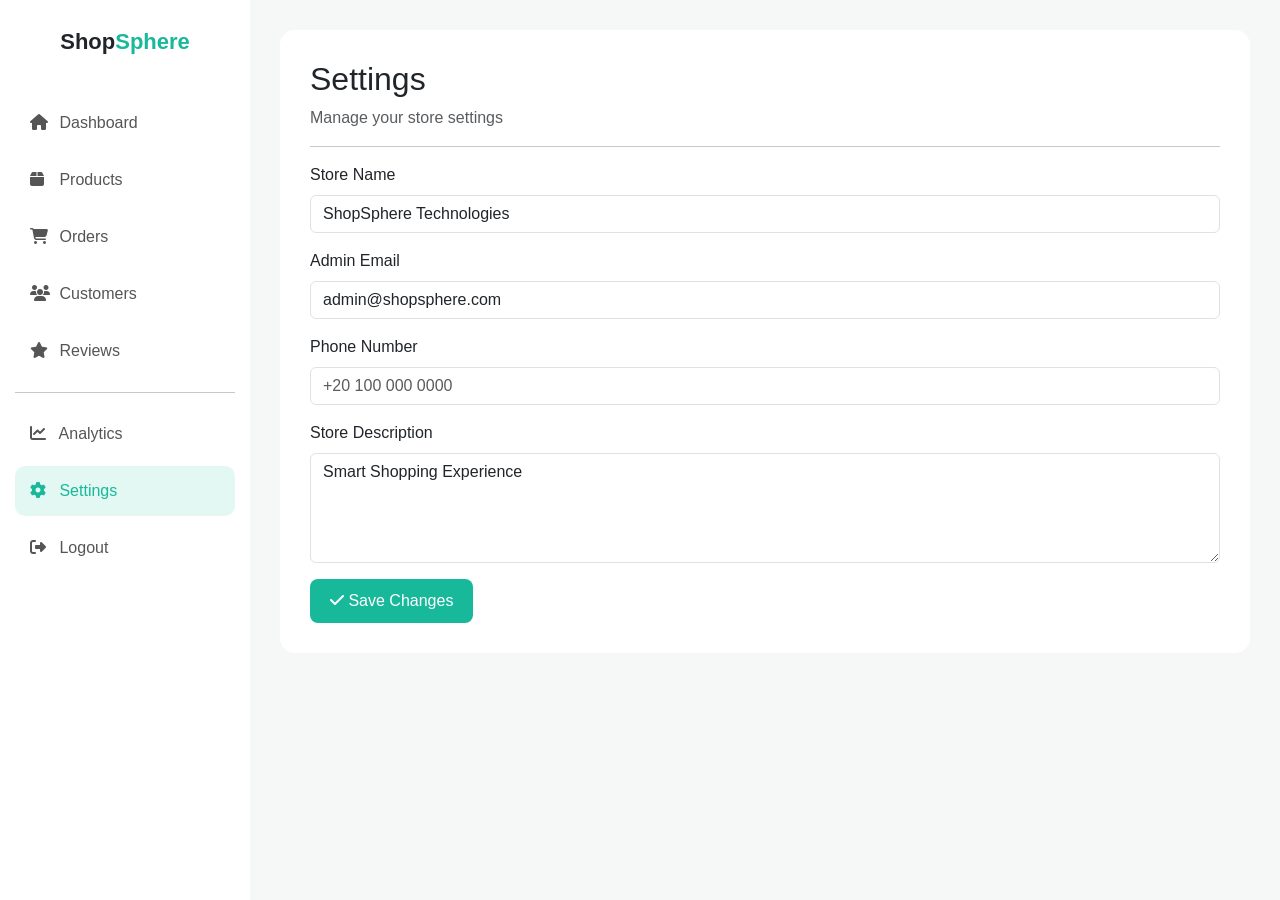
<file: settings.html>
<!DOCTYPE html>
<html lang="en">

<head>

<meta charset="UTF-8">

<meta name="viewport"
      content="width=device-width, initial-scale=1.0">

<title>ShopSphere | Settings</title>

<link href="https://cdn.jsdelivr.net/npm/bootstrap@5.3.3/dist/css/bootstrap.min.css"
      rel="stylesheet">

<link rel="stylesheet"
      href="https://cdnjs.cloudflare.com/ajax/libs/font-awesome/6.5.2/css/all.min.css">

<style>

:root {
    --green:#18b89a;
    --light:#f6f8f8;
}

body {
    background:var(--light);
    font-family:Arial;
}

.sidebar {
    position:fixed;
    width:250px;
    height:100vh;
    background:white;
    padding:25px 15px;
}

.logo {
    text-align:center;
    font-size:22px;
    font-weight:bold;
    margin-bottom:40px;
}

.logo span {
    color:var(--green);
}

.sidebar a {
    display:block;
    padding:13px 15px;
    margin-bottom:7px;
    text-decoration:none;
    color:#555;
    border-radius:10px;
}

.sidebar a i {
    width:25px;
}

.sidebar a:hover,
.sidebar a.active {
    background:rgba(24,184,154,.12);
    color:var(--green);
}

.main {
    margin-left:250px;
    padding:30px;
}

.box {
    background:white;
    border-radius:15px;
    padding:30px;
}

.green-btn {
    background:var(--green);
    color:white;
    border:none;
    padding:10px 20px;
    border-radius:8px;
}

.form-control:focus {
    border-color:var(--green);
    box-shadow:0 0 0 .2rem rgba(24,184,154,.2);
}

</style>

</head>

<body>


<div class="sidebar">

<div class="logo">
Shop<span>Sphere</span>
</div>

<a href="dashboard.html">
<i class="fa-solid fa-house"></i>
Dashboard
</a>

<a href="products.html">
<i class="fa-solid fa-box"></i>
Products
</a>

<a href="orders.html">
<i class="fa-solid fa-cart-shopping"></i>
Orders
</a>

<a href="customers.html">
<i class="fa-solid fa-users"></i>
Customers
</a>

<a href="reviews.html">
<i class="fa-solid fa-star"></i>
Reviews
</a>

<hr>

<a href="analytics.html">
<i class="fa-solid fa-chart-line"></i>
Analytics
</a>

<a href="settings.html" class="active">
<i class="fa-solid fa-gear"></i>
Settings
</a>

<a href="index.html">
<i class="fa-solid fa-right-from-bracket"></i>
Logout
</a>

</div>


<div class="main">

<div class="box">

<h2>Settings</h2>

<p class="text-muted">
Manage your store settings
</p>

<hr>


<div class="mb-3">

<label class="form-label">
Store Name
</label>

<input
type="text"
class="form-control"
value="ShopSphere Technologies">

</div>


<div class="mb-3">

<label class="form-label">
Admin Email
</label>

<input
type="email"
class="form-control"
value="admin@shopsphere.com">

</div>


<div class="mb-3">

<label class="form-label">
Phone Number
</label>

<input
type="text"
class="form-control"
placeholder="+20 100 000 0000">

</div>


<div class="mb-3">

<label class="form-label">
Store Description
</label>

<textarea
class="form-control"
rows="4">Smart Shopping Experience</textarea>

</div>


<button class="green-btn">

<i class="fa-solid fa-check"></i>

Save Changes

</button>

</div>

</div>

</body>
</html>
</file>
<file: ShopSphere.css>
@import url('https://fonts.googleapis.com/css2?family=Poppins:wght@300;400;500;600;700&display=swap');

*{
    margin:0;
    padding:0;
    box-sizing:border-box;
    font-family:'Poppins',sans-serif;
    scroll-behavior:smooth;
}

body{
    background:#f8f9fa;
    color:#333;
}
body,html{
    scroll-behavior:smooth;
}



.navbar{
    box-shadow:0 2px 10px rgba(0,0,0,.1);
}

.navbar-brand{
    font-size:28px;
    font-weight:700;
}

.nav-link{
    font-weight:500;
    transition:.3s;
}

.nav-link:hover{
    color:rgb(20, 80, 20) !important;
    font-weight:bold;
}



.hero{
    background:linear-gradient(135deg,#0d6efd,#5b9dff);
    color:#fff;
    padding:100px 0;
}

.hero h1{
    font-size:55px;
    font-weight:700;
}

.hero p{
    font-size:20px;
    margin:20px 0;
}

.hero .btn{
    padding:12px 30px;
    border-radius:30px;


}




.card{
    border:none;
    border-radius:15px;
    overflow:hidden;
    transition:.4s;
    margin-bottom:30px;
}

.card:hover{
    transform:translateY(-8px);
    box-shadow:0 12px 25px rgba(0,0,0,.15);
    cursor:zoom-in;
    transform: scale(1.02);
    filter: blur(0.5px);
}

.card img{
    display:grid;
    grid-template-columns: repeat(3, 1fr);
    height:320px;
    width: 97%;
    padding: 15px;
    object-fit:cover;
}

.card-body{
    text-align:center;
}


.card-title{
    font-weight:600;
}

.price{
    color:#0d6efd;
    font-size:24px;
    font-weight:bold;
    margin:15px 0;
}

.btn-success{
    width:100%;
    border-radius:30px;
}


#about{
    background:#fff;
    padding:80px 0;
}

#about h2{
    font-weight:700;
}

#about p{
    line-height:1.8;
    color:#666;
}


#contact{
    padding:80px 0;
    caret-color:rgb(20, 80, 20) ;
}
#contact:hover{
    text-transform: uppercase;
    transform: scale(1.02);
    color:rgb(20, 80, 20);
   
}

form{
    max-width:700px;
    margin:auto;
}
.form-control{
    border-radius:30px;
    border:1px solid #ccc;
    padding:10px 20px;
}
.form-control:focus{
    border-color:rgb(20, 80, 20);
    box-shadow:none;
    outline:none;
}

textarea{
    resize:none;
}

button{
    border-radius:30px !important;
}



footer{
    background:#212529;
    color:#fff;
    text-align:center;
    padding:20px;
    margin-top:40px;
}



@media(max-width:768px){

.hero h1{
    font-size:35px;
}

.hero p{
    font-size:18px;
}

.navbar-brand{
    font-size:22px;
}

.card img{
    height:220px;
}

}
</file>
